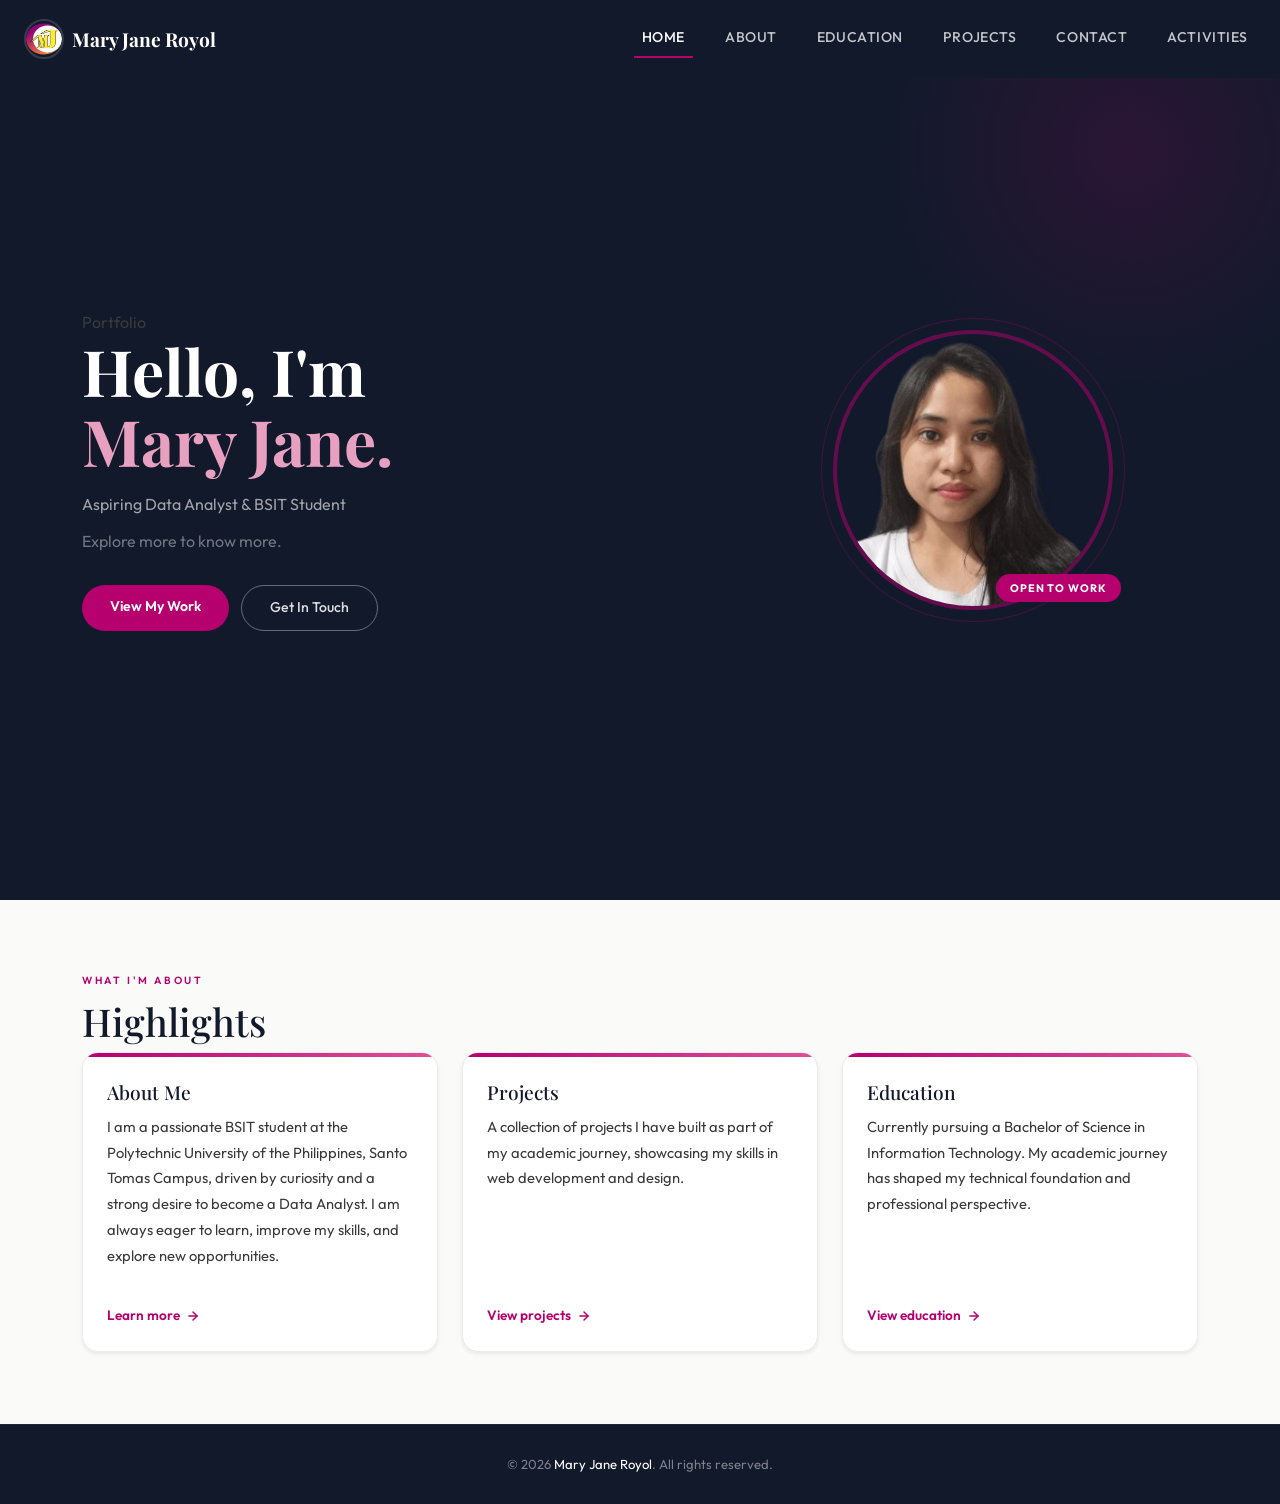
<file: index.html>
<!doctype html>
<html lang="en">
<head>
  <meta charset="utf-8">
  <meta name="viewport" content="width=device-width, initial-scale=1">
  <title>Mary Jane Royol — Portfolio</title>
  <link rel="icon" href="assets/img/Logome.svg">
  <link href="https://cdn.jsdelivr.net/npm/bootstrap@5.3.8/dist/css/bootstrap.min.css" rel="stylesheet"
    integrity="sha384-sRIl4kxILFvY47J16cr9ZwB07vP4J8+LH7qKQnuqkuIAvNWLzeN8tE5YBujZqJLB" crossorigin="anonymous">
  <link href="https://fonts.googleapis.com/css2?family=Playfair+Display:ital,wght@0,700;1,400&family=Outfit:wght@300;400;500;600;700&display=swap"
    rel="stylesheet">
  <link rel="stylesheet" href="assets/css/style.css">
</head>
<body>

  <nav class="navbar navbar-expand-lg fixed-top" id="mainNav">
    <div class="container-fluid px-4">
      <a class="navbar-brand d-flex align-items-center gap-2" href="index.html">
        <img src="assets/img/Logome.svg" width="40" height="40" alt="Logo" class="logo">
        <span class="portfolio-name">Mary Jane Royol</span>
      </a>
      <button class="navbar-toggler border-0" type="button" data-bs-toggle="collapse" data-bs-target="#navMenu"
        aria-controls="navMenu" aria-expanded="false" aria-label="Toggle navigation">
        <span class="navbar-toggler-icon"></span>
      </button>
      <div class="collapse navbar-collapse justify-content-end" id="navMenu">
        <ul class="navbar-nav gap-4">
          <li class="nav-item"><a class="nav-link active" href="index.html">Home</a></li>
          <li class="nav-item"><a class="nav-link" href="about.html">About</a></li>
          <li class="nav-item"><a class="nav-link" href="education.html">Education</a></li>
          <li class="nav-item"><a class="nav-link" href="projects.html">Projects</a></li>
          <li class="nav-item"><a class="nav-link" href="contact.html">Contact</a></li>
          <li class="nav-item"><a class="nav-link" href="activities.html">Activities</a></li>
        </ul>
      </div>
    </div>
  </nav>

  <section class="hero-section">
    <div class="container">
      <div class="row align-items-center gy-5">

        <div class="col-lg-7 text-center text-lg-start order-lg-1 order-2">
          <span class="hero-eyebrow">Portfolio</span>
          <h1 class="hero-name">Hello, I'm<br><span>Mary Jane.</span></h1>
          <p class="hero-role">Aspiring Data Analyst &amp; BSIT Student</p>
          <p class="hero-tagline">Explore more to know more.</p>
          <div class="hero-cta-group justify-content-center justify-content-lg-start">
            <a href="about.html" class="btn-primary-custom">View My Work</a>
            <a href="contact.html" class="btn-outline-custom">Get In Touch</a>
          </div>
        </div>

        <div class="col-lg-5 order-lg-2 order-1 hero-img-col">
          <div class="hero-img-frame">
            <img src="assets/img/profile.png" alt="Profile photo of Mary Jane Royol" class="hero-image">
            <span class="hero-badge">Open to Work</span>
          </div>
        </div>

      </div>
    </div>

  </section>

  <section class="py-5">
    <div class="container py-4">

      <p class="section-label">What I'm About</p>
      <h2 class="section-title">Highlights</h2>
      <div class="section-header-divider"></div>

      <div class="row g-4">

        <div class="col-lg-4 col-md-6">
          <div class="bg-white rounded-4 border border-light-subtle shadow-sm h-100 overflow-hidden d-flex flex-column">
            <div class="card-accent-bar"></div>
            <div class="p-4 d-flex flex-column flex-grow-1">
              <h3 class="card-title">About Me</h3>
              <p class="card-text flex-grow-1">I am a passionate BSIT student at the Polytechnic University of the Philippines, Santo Tomas Campus, driven by curiosity and a strong desire to become a Data Analyst. I am always eager to learn, improve my skills, and explore new opportunities.</p>
              <a href="about.html" class="card-link">
                Learn more
                <svg viewBox="0 0 24 24"><line x1="5" y1="12" x2="19" y2="12"/><polyline points="12 5 19 12 12 19"/></svg>
              </a>
            </div>
          </div>
        </div>

        <div class="col-lg-4 col-md-6">
          <div class="bg-white rounded-4 border border-light-subtle shadow-sm h-100 overflow-hidden d-flex flex-column">
            <div class="card-accent-bar"></div>
            <div class="p-4 d-flex flex-column flex-grow-1">
              <h3 class="card-title">Projects</h3>
              <p class="card-text flex-grow-1">A collection of projects I have built as part of my academic journey, showcasing my skills in web development and design.</p>
              <a href="projects.html" class="card-link">
                View projects
                <svg viewBox="0 0 24 24"><line x1="5" y1="12" x2="19" y2="12"/><polyline points="12 5 19 12 12 19"/></svg>
              </a>
            </div>
          </div>
        </div>

        <div class="col-lg-4 col-md-6">
          <div class="bg-white rounded-4 border border-light-subtle shadow-sm h-100 overflow-hidden d-flex flex-column">
            <div class="card-accent-bar"></div>
            <div class="p-4 d-flex flex-column flex-grow-1">
              <h3 class="card-title">Education</h3>
              <p class="card-text flex-grow-1">Currently pursuing a Bachelor of Science in Information Technology. My academic journey has shaped my technical foundation and professional perspective.</p>
              <a href="education.html" class="card-link">
                View education
                <svg viewBox="0 0 24 24"><line x1="5" y1="12" x2="19" y2="12"/><polyline points="12 5 19 12 12 19"/></svg>
              </a>
            </div>
          </div>
        </div>

      </div>
    </div>
  </section>

  <footer>
    &copy; 2026 <span>Mary Jane Royol</span>. All rights reserved.
  </footer>

  <script src="https://cdn.jsdelivr.net/npm/bootstrap@5.3.8/dist/js/bootstrap.bundle.min.js"
    integrity="sha384-FKyoEForCGlyvwx9Hj09JcYn3nv7wiPVlz7YYwJrWVcXK/BmnVDxM+D2scQbITxI"
    crossorigin="anonymous"></script>
  <script>
    var nav = document.getElementById('mainNav');
    window.addEventListener('scroll', function() {
      if (window.scrollY > 40) {
        nav.classList.add('scrolled');
      } else {
        nav.classList.remove('scrolled');
      }
    });
  </script>

</body>
</html>
</file>
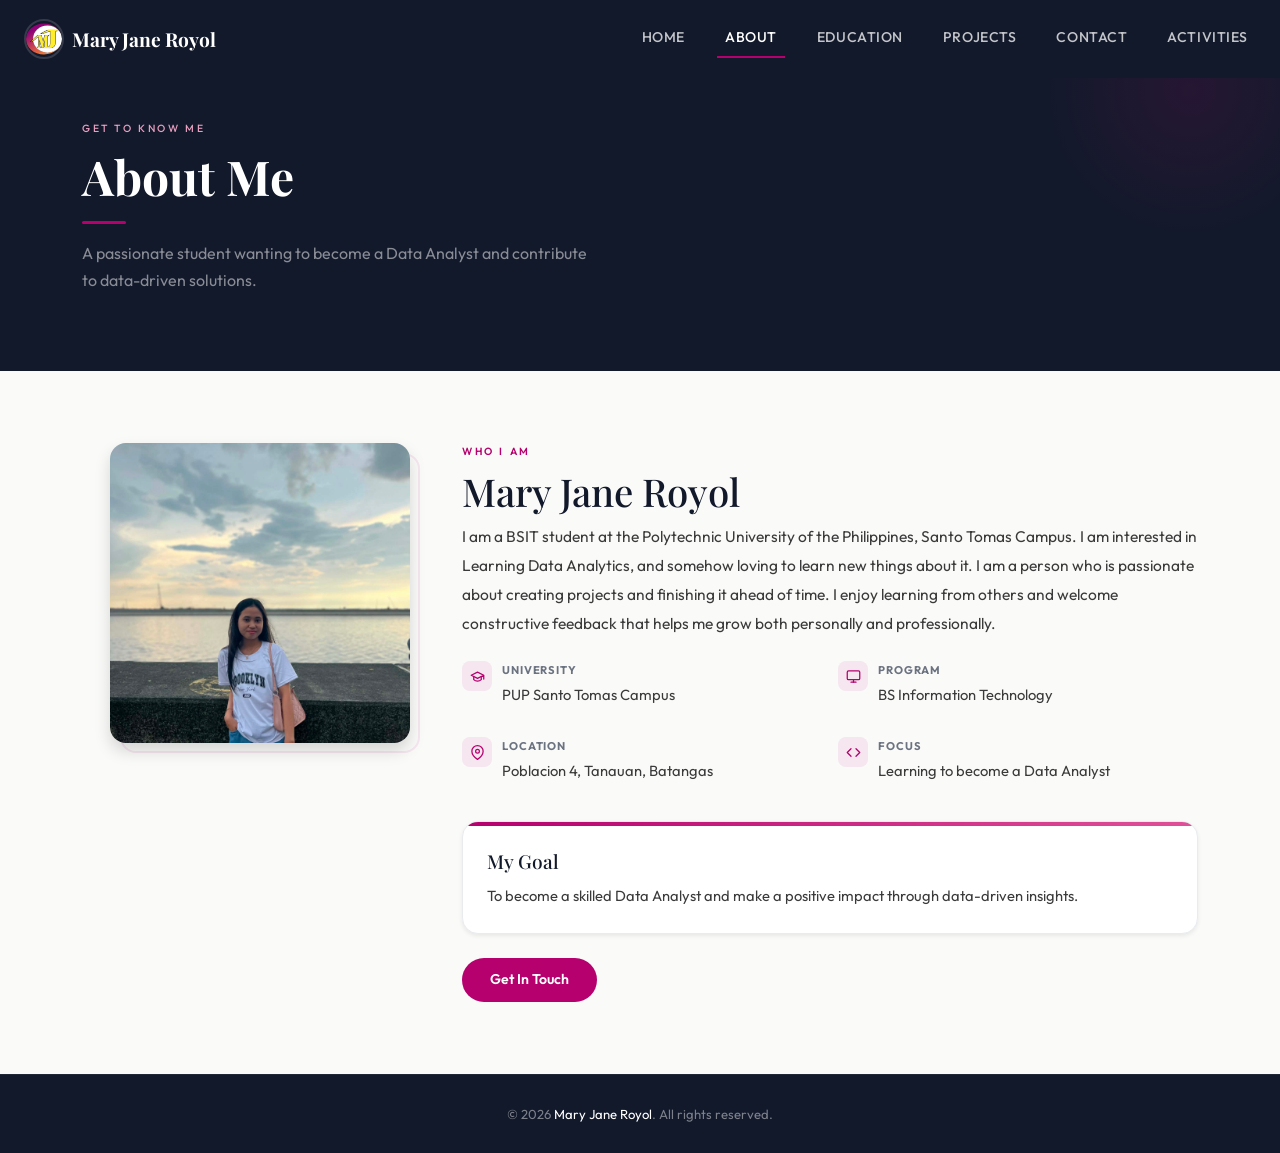
<file: about.html>
<!doctype html>
<html lang="en">
<head>
  <meta charset="utf-8">
  <meta name="viewport" content="width=device-width, initial-scale=1">
  <title>About — Mary Jane Royol</title>
  <link rel="icon" href="assets/img/Logome.svg">
  <link href="https://cdn.jsdelivr.net/npm/bootstrap@5.3.8/dist/css/bootstrap.min.css" rel="stylesheet"
    integrity="sha384-sRIl4kxILFvY47J16cr9ZwB07vP4J8+LH7qKQnuqkuIAvNWLzeN8tE5YBujZqJLB" crossorigin="anonymous">
  <link href="https://fonts.googleapis.com/css2?family=Playfair+Display:ital,wght@0,700;1,400&family=Outfit:wght@300;400;500;600;700&display=swap"
    rel="stylesheet">
  <link rel="stylesheet" href="assets/css/style.css">
</head>
<body>

  <nav class="navbar navbar-expand-lg fixed-top" id="mainNav">
    <div class="container-fluid px-4">
      <a class="navbar-brand d-flex align-items-center gap-2" href="index.html">
        <img src="assets/img/Logome.svg" width="40" height="40" alt="Logo" class="logo">
        <span class="portfolio-name">Mary Jane Royol</span>
      </a>
      <button class="navbar-toggler border-0" type="button" data-bs-toggle="collapse" data-bs-target="#navMenu"
        aria-controls="navMenu" aria-expanded="false" aria-label="Toggle navigation">
        <span class="navbar-toggler-icon"></span>
      </button>
      <div class="collapse navbar-collapse justify-content-end" id="navMenu">
        <ul class="navbar-nav gap-4">
          <li class="nav-item"><a class="nav-link" href="index.html">Home</a></li>
          <li class="nav-item"><a class="nav-link active" href="about.html">About</a></li>
          <li class="nav-item"><a class="nav-link" href="education.html">Education</a></li>
          <li class="nav-item"><a class="nav-link" href="projects.html">Projects</a></li>
          <li class="nav-item"><a class="nav-link" href="contact.html">Contact</a></li>
          <li class="nav-item"><a class="nav-link" href="activities.html">Activities</a></li>
        </ul>
      </div>
    </div>
  </nav>

  <section class="inner-page-hero">
    <div class="container">
      <p class="page-hero-label">Get to know me</p>
      <h1 class="page-hero-title">About Me</h1>
      <div class="page-divider"></div>
      <p class="page-hero-sub">A passionate student wanting to become a Data Analyst and contribute to data-driven solutions.</p>
    </div>
  </section>

  <section class="py-5">
    <div class="container py-4">
      <div class="row align-items-start gy-5">

        <div class="col-lg-4 text-center">
          <div class="about-img-wrap">
            <img src="assets/img/yayy.jpg" alt="Mary Jane Royol" class="about-img shadow">
          </div>
        </div>

        <div class="col-lg-8">
          <p class="section-label">Who I Am</p>
          <h2 class="section-title">Mary Jane Royol</h2>
          <div class="section-header-divider"></div>

          <p class="mb-4" style="font-size:0.97rem;line-height:1.85;">
            I am a BSIT student at the Polytechnic University of the Philippines, Santo Tomas Campus.
            I am interested in Learning Data Analytics, and somehow loving to learn new things about it.
            I am a person who is passionate about creating projects and finishing it ahead of time.
            I enjoy learning from others and welcome constructive feedback that helps me grow both personally and professionally.
          </p>

          <div class="row g-3 mb-4">
            <div class="col-sm-6">
              <div class="info-row">
                <div class="info-row-icon">
                  <svg viewBox="0 0 24 24"><path d="M22 10v6M2 10l10-5 10 5-10 5z"/><path d="M6 12v5c3 3 9 3 12 0v-5"/></svg>
                </div>
                <div>
                  <div class="info-row-label">University</div>
                  <div class="info-row-value">PUP Santo Tomas Campus</div>
                </div>
              </div>
            </div>
            <div class="col-sm-6">
              <div class="info-row">
                <div class="info-row-icon">
                  <svg viewBox="0 0 24 24"><rect x="2" y="3" width="20" height="14" rx="2"/><line x1="8" y1="21" x2="16" y2="21"/><line x1="12" y1="17" x2="12" y2="21"/></svg>
                </div>
                <div>
                  <div class="info-row-label">Program</div>
                  <div class="info-row-value">BS Information Technology</div>
                </div>
              </div>
            </div>
            <div class="col-sm-6">
              <div class="info-row">
                <div class="info-row-icon">
                  <svg viewBox="0 0 24 24"><path d="M21 10c0 7-9 13-9 13s-9-6-9-13a9 9 0 0 1 18 0z"/><circle cx="12" cy="10" r="3"/></svg>
                </div>
                <div>
                  <div class="info-row-label">Location</div>
                  <div class="info-row-value">Poblacion 4, Tanauan, Batangas</div>
                </div>
              </div>
            </div>
            <div class="col-sm-6">
              <div class="info-row">
                <div class="info-row-icon">
                  <svg viewBox="0 0 24 24"><polyline points="16 18 22 12 16 6"/><polyline points="8 6 2 12 8 18"/></svg>
                </div>
                <div>
                  <div class="info-row-label">Focus</div>
                  <div class="info-row-value">Learning to become a Data Analyst</div>
                </div>
              </div>
            </div>
          </div>

          <div class="bg-white rounded-4 border border-light-subtle shadow-sm overflow-hidden">
            <div class="card-accent-bar"></div>
            <div class="p-4">
              <h4 class="card-title">My Goal</h4>
              <p class="card-text mb-0">To become a skilled Data Analyst and make a positive impact through data-driven insights.</p>
            </div>
          </div>

          <div class="mt-4">
            <a href="contact.html" class="btn-primary-custom">Get In Touch</a>
          </div>
        </div>

      </div>
    </div>
  </section>

  <footer>
    &copy; 2026 <span>Mary Jane Royol</span>. All rights reserved.
  </footer>

  <script src="https://cdn.jsdelivr.net/npm/bootstrap@5.3.8/dist/js/bootstrap.bundle.min.js"
    integrity="sha384-FKyoEForCGlyvwx9Hj09JcYn3nv7wiPVlz7YYwJrWVcXK/BmnVDxM+D2scQbITxI"
    crossorigin="anonymous"></script>
  <script>
    var nav = document.getElementById('mainNav');
    window.addEventListener('scroll', function() {
      if (window.scrollY > 40) {
        nav.classList.add('scrolled');
      } else {
        nav.classList.remove('scrolled');
      }
    });
  </script>

</body>
</html>
</file>
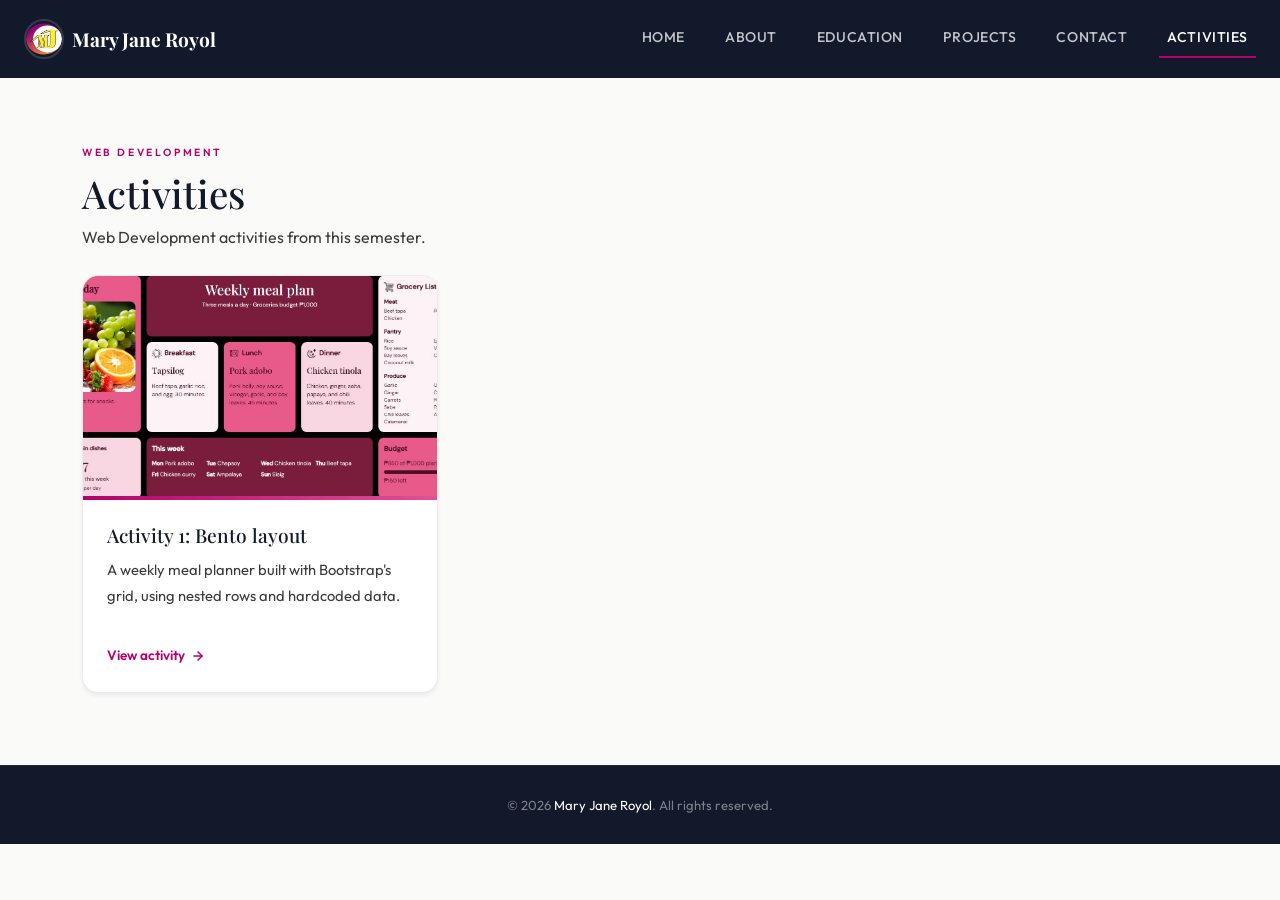
<file: activities.html>
<!doctype html>
<html lang="en">

<head>
    <meta charset="utf-8">
    <meta name="viewport" content="width=device-width, initial-scale=1">
    <title>Activities — Mary Jane Royol</title>
    <link rel="icon" href="assets/img/Logome.svg">
    <link href="https://cdn.jsdelivr.net/npm/bootstrap@5.3.8/dist/css/bootstrap.min.css" rel="stylesheet"
        integrity="sha384-sRIl4kxILFvY47J16cr9ZwB07vP4J8+LH7qKQnuqkuIAvNWLzeN8tE5YBujZqJLB" crossorigin="anonymous">
    <link
        href="https://fonts.googleapis.com/css2?family=Playfair+Display:ital,wght@0,700;1,400&family=Outfit:wght@300;400;500;600;700&display=swap"
        rel="stylesheet">
    <link rel="stylesheet" href="assets/css/style.css">
</head>

<body>

    <nav class="navbar navbar-expand-lg fixed-top" id="mainNav">
        <div class="container-fluid px-4">
            <a class="navbar-brand d-flex align-items-center gap-2" href="index.html">
                <img src="assets/img/Logome.svg" width="40" height="40" alt="Logo" class="logo">
                <span class="portfolio-name">Mary Jane Royol</span>
            </a>
            <button class="navbar-toggler border-0" type="button" data-bs-toggle="collapse" data-bs-target="#navMenu"
                aria-controls="navMenu" aria-expanded="false" aria-label="Toggle navigation">
                <span class="navbar-toggler-icon"></span>
            </button>
            <div class="collapse navbar-collapse justify-content-end" id="navMenu">
                <ul class="navbar-nav gap-4">
                    <li class="nav-item"><a class="nav-link" href="index.html">Home</a></li>
                    <li class="nav-item"><a class="nav-link" href="about.html">About</a></li>
                    <li class="nav-item"><a class="nav-link" href="education.html">Education</a></li>
                    <li class="nav-item"><a class="nav-link" href="projects.html">Projects</a></li>
                    <li class="nav-item"><a class="nav-link" href="contact.html">Contact</a></li>
                    <li class="nav-item"><a class="nav-link active" href="activities.html">Activities</a></li>
                </ul>
            </div>
        </div>
    </nav>

    <section class="pb-5" id="activities" style="padding-top: 120px;">
        <div class="container py-4">

            <p class="section-label">Web Development</p>
            <h2 class="section-title">Activities</h2>
            <div class="section-header-divider"></div>
            <p class="mb-4">Web Development activities from this semester.</p>

            <div class="row g-4">

                <div class="col-lg-4 col-md-6">
                    <div
                        class="bg-white rounded-4 border border-light-subtle shadow-sm h-100 overflow-hidden d-flex flex-column">
                        <img src="assets/img/bento_layout.jpg" alt="Weekly meal plan bento layout" class="w-100"
                            style="height: 220px; object-fit: cover;">
                        <div class="card-accent-bar"></div>
                        <div class="p-4 d-flex flex-column flex-grow-1">
                            <h3 class="card-title">Activity 1: Bento layout</h3>
                            <p class="card-text flex-grow-1">A weekly meal planner built with Bootstrap's grid, using
                                nested rows and hardcoded data.</p>
                            <a href="https://skibijy.github.io/acad_activities/bento_layout/" class="card-link">
                                View activity
                                <svg viewBox="0 0 24 24">
                                    <line x1="5" y1="12" x2="19" y2="12" />
                                    <polyline points="12 5 19 12 12 19" />
                                </svg>
                            </a>
                        </div>
                    </div>
                </div>
            </div>

        </div>
    </section>

    <footer>
        &copy; 2026 <span>Mary Jane Royol</span>. All rights reserved.
    </footer>

    <script src="https://cdn.jsdelivr.net/npm/bootstrap@5.3.8/dist/js/bootstrap.bundle.min.js"
        integrity="sha384-FKyoEForCGlyvwx9Hj09JcYn3nv7wiPVlz7YYwJrWVcXK/BmnVDxM+D2scQbITxI"
        crossorigin="anonymous"></script>
    <script>
        var nav = document.getElementById('mainNav');
        window.addEventListener('scroll', function () {
            if (window.scrollY > 40) {
                nav.classList.add('scrolled');
            } else {
                nav.classList.remove('scrolled');
            }
        });
    </script>

</body>

</html>
</file>
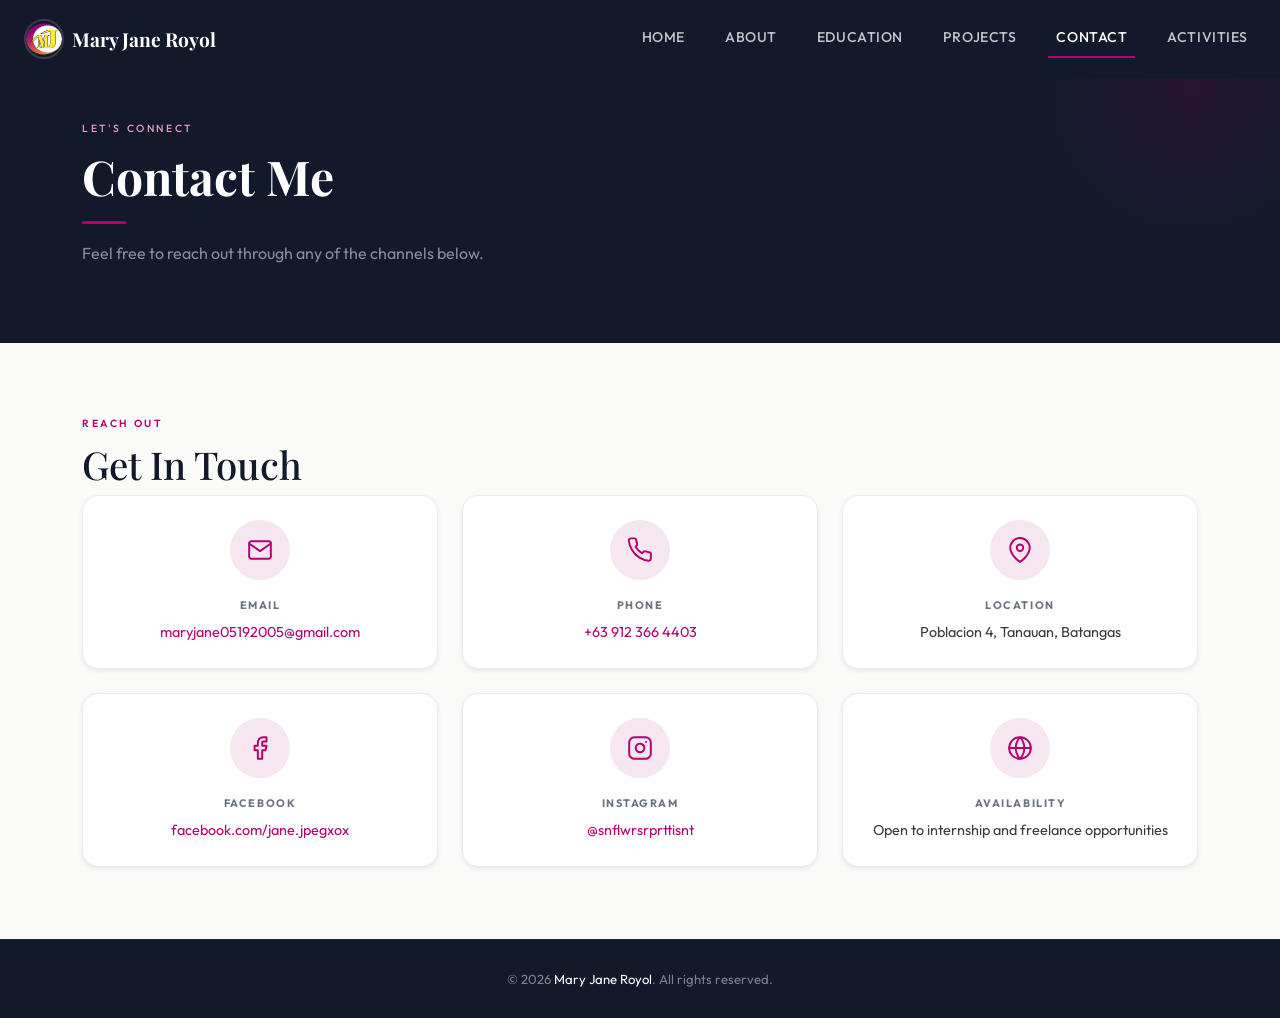
<file: contact.html>
<!doctype html>
<html lang="en">
<head>
  <meta charset="utf-8">
  <meta name="viewport" content="width=device-width, initial-scale=1">
  <title>Contact — Mary Jane Royol</title>
  <link rel="icon" href="assets/img/Logome.svg">
  <link href="https://cdn.jsdelivr.net/npm/bootstrap@5.3.8/dist/css/bootstrap.min.css" rel="stylesheet"
    integrity="sha384-sRIl4kxILFvY47J16cr9ZwB07vP4J8+LH7qKQnuqkuIAvNWLzeN8tE5YBujZqJLB" crossorigin="anonymous">
  <link href="https://fonts.googleapis.com/css2?family=Playfair+Display:ital,wght@0,700;1,400&family=Outfit:wght@300;400;500;600;700&display=swap"
    rel="stylesheet">
  <link rel="stylesheet" href="assets/css/style.css">
</head>
<body>

  <nav class="navbar navbar-expand-lg fixed-top" id="mainNav">
    <div class="container-fluid px-4">
      <a class="navbar-brand d-flex align-items-center gap-2" href="index.html">
        <img src="assets/img/Logome.svg" width="40" height="40" alt="Logo" class="logo">
        <span class="portfolio-name">Mary Jane Royol</span>
      </a>
      <button class="navbar-toggler border-0" type="button" data-bs-toggle="collapse" data-bs-target="#navMenu"
        aria-controls="navMenu" aria-expanded="false" aria-label="Toggle navigation">
        <span class="navbar-toggler-icon"></span>
      </button>
      <div class="collapse navbar-collapse justify-content-end" id="navMenu">
        <ul class="navbar-nav gap-4">
          <li class="nav-item"><a class="nav-link" href="index.html">Home</a></li>
          <li class="nav-item"><a class="nav-link" href="about.html">About</a></li>
          <li class="nav-item"><a class="nav-link" href="education.html">Education</a></li>
          <li class="nav-item"><a class="nav-link" href="projects.html">Projects</a></li>
          <li class="nav-item"><a class="nav-link active" href="contact.html">Contact</a></li>
          <li class="nav-item"><a class="nav-link" href="activities.html">Activities</a></li>
        </ul>
      </div>
    </div>
  </nav>

  <section class="inner-page-hero">
    <div class="container">
      <p class="page-hero-label">Let's Connect</p>
      <h1 class="page-hero-title">Contact Me</h1>
      <div class="page-divider"></div>
      <p class="page-hero-sub">Feel free to reach out through any of the channels below.</p>
    </div>
  </section>

  <section class="py-5">
    <div class="container py-4">

      <p class="section-label">Reach Out</p>
      <h2 class="section-title">Get In Touch</h2>
      <div class="section-header-divider"></div>

      <div class="row g-4 justify-content-center">

        <div class="col-lg-4 col-md-6">
          <a href="mailto:maryjane05192005@gmail.com" class="text-decoration-none d-block h-100">
            <div class="contact-detail-card bg-white rounded-4 border border-light-subtle shadow-sm text-center p-4 h-100">
              <div class="d-flex align-items-center justify-content-center rounded-circle mx-auto mb-3" style="width:60px;height:60px;background-color:var(--accent-light);">
                <svg width="26" height="26" fill="none" stroke="var(--accent)" stroke-width="1.8" stroke-linecap="round" stroke-linejoin="round" viewBox="0 0 24 24"><path d="M4 4h16c1.1 0 2 .9 2 2v12c0 1.1-.9 2-2 2H4c-1.1 0-2-.9-2-2V6c0-1.1.9-2 2-2z"/><polyline points="22,6 12,13 2,6"/></svg>
              </div>
              <div class="contact-detail-label">Email</div>
              <div class="contact-detail-value">maryjane05192005@gmail.com</div>
            </div>
          </a>
        </div>

        <div class="col-lg-4 col-md-6">
          <a href="tel:+639123664403" class="text-decoration-none d-block h-100">
            <div class="contact-detail-card bg-white rounded-4 border border-light-subtle shadow-sm text-center p-4 h-100">
              <div class="d-flex align-items-center justify-content-center rounded-circle mx-auto mb-3" style="width:60px;height:60px;background-color:var(--accent-light);">
                <svg width="26" height="26" fill="none" stroke="var(--accent)" stroke-width="1.8" stroke-linecap="round" stroke-linejoin="round" viewBox="0 0 24 24"><path d="M22 16.92v3a2 2 0 0 1-2.18 2 19.79 19.79 0 0 1-8.63-3.07A19.5 19.5 0 0 1 4.69 12 19.79 19.79 0 0 1 1.61 3.47 2 2 0 0 1 3.59 1.27h3a2 2 0 0 1 2 1.72c.127.96.361 1.903.7 2.81a2 2 0 0 1-.45 2.11L7.91 8.91a16 16 0 0 0 6.06 6.06l1.21-1.21a2 2 0 0 1 2.11-.45c.907.339 1.85.573 2.81.7A2 2 0 0 1 22 16.92z"/></svg>
              </div>
              <div class="contact-detail-label">Phone</div>
              <div class="contact-detail-value">+63 912 366 4403</div>
            </div>
          </a>
        </div>

        <div class="col-lg-4 col-md-6">
          <div class="contact-detail-card bg-white rounded-4 border border-light-subtle shadow-sm text-center p-4 h-100">
            <div class="d-flex align-items-center justify-content-center rounded-circle mx-auto mb-3" style="width:60px;height:60px;background-color:var(--accent-light);">
              <svg width="26" height="26" fill="none" stroke="var(--accent)" stroke-width="1.8" stroke-linecap="round" stroke-linejoin="round" viewBox="0 0 24 24"><path d="M21 10c0 7-9 13-9 13s-9-6-9-13a9 9 0 0 1 18 0z"/><circle cx="12" cy="10" r="3"/></svg>
            </div>
            <div class="contact-detail-label">Location</div>
            <div class="contact-detail-value">Poblacion 4, Tanauan, Batangas</div>
          </div>
        </div>

        <div class="col-lg-4 col-md-6">
          <a href="https://facebook.com/jane.jpegxox" target="_blank" class="text-decoration-none d-block h-100">
            <div class="contact-detail-card bg-white rounded-4 border border-light-subtle shadow-sm text-center p-4 h-100">
              <div class="d-flex align-items-center justify-content-center rounded-circle mx-auto mb-3" style="width:60px;height:60px;background-color:var(--accent-light);">
                <svg width="26" height="26" fill="none" stroke="var(--accent)" stroke-width="1.8" stroke-linecap="round" stroke-linejoin="round" viewBox="0 0 24 24"><path d="M18 2h-3a5 5 0 0 0-5 5v3H7v4h3v8h4v-8h3l1-4h-4V7a1 1 0 0 1 1-1h3z"/></svg>
              </div>
              <div class="contact-detail-label">Facebook</div>
              <div class="contact-detail-value">facebook.com/jane.jpegxox</div>
            </div>
          </a>
        </div>

        <div class="col-lg-4 col-md-6">
          <a href="https://www.instagram.com/snflwrsrprttisnt" target="_blank" class="text-decoration-none d-block h-100">
            <div class="contact-detail-card bg-white rounded-4 border border-light-subtle shadow-sm text-center p-4 h-100">
              <div class="d-flex align-items-center justify-content-center rounded-circle mx-auto mb-3" style="width:60px;height:60px;background-color:var(--accent-light);">
                <svg width="26" height="26" fill="none" stroke="var(--accent)" stroke-width="1.8" stroke-linecap="round" stroke-linejoin="round" viewBox="0 0 24 24"><rect x="2" y="2" width="20" height="20" rx="5" ry="5"/><path d="M16 11.37A4 4 0 1 1 12.63 8 4 4 0 0 1 16 11.37z"/><line x1="17.5" y1="6.5" x2="17.51" y2="6.5"/></svg>
              </div>
              <div class="contact-detail-label">Instagram</div>
              <div class="contact-detail-value">@snflwrsrprttisnt</div>
            </div>
          </a>
        </div>

        <div class="col-lg-4 col-md-6">
          <div class="contact-detail-card bg-white rounded-4 border border-light-subtle shadow-sm text-center p-4 h-100">
            <div class="d-flex align-items-center justify-content-center rounded-circle mx-auto mb-3" style="width:60px;height:60px;background-color:var(--accent-light);">
              <svg width="26" height="26" fill="none" stroke="var(--accent)" stroke-width="1.8" stroke-linecap="round" stroke-linejoin="round" viewBox="0 0 24 24"><circle cx="12" cy="12" r="10"/><line x1="2" y1="12" x2="22" y2="12"/><path d="M12 2a15.3 15.3 0 0 1 4 10 15.3 15.3 0 0 1-4 10 15.3 15.3 0 0 1-4-10 15.3 15.3 0 0 1 4-10z"/></svg>
            </div>
            <div class="contact-detail-label">Availability</div>
            <div class="contact-detail-value">Open to internship and freelance opportunities</div>
          </div>
        </div>

      </div>
    </div>
  </section>

  <footer>
    &copy; 2026 <span>Mary Jane Royol</span>. All rights reserved.
  </footer>

  <script src="https://cdn.jsdelivr.net/npm/bootstrap@5.3.8/dist/js/bootstrap.bundle.min.js"
    integrity="sha384-FKyoEForCGlyvwx9Hj09JcYn3nv7wiPVlz7YYwJrWVcXK/BmnVDxM+D2scQbITxI"
    crossorigin="anonymous"></script>
  <script>
    var nav = document.getElementById('mainNav');
    window.addEventListener('scroll', function() {
      if (window.scrollY > 40) {
        nav.classList.add('scrolled');
      } else {
        nav.classList.remove('scrolled');
      }
    });
  </script>

</body>
</html>
</file>
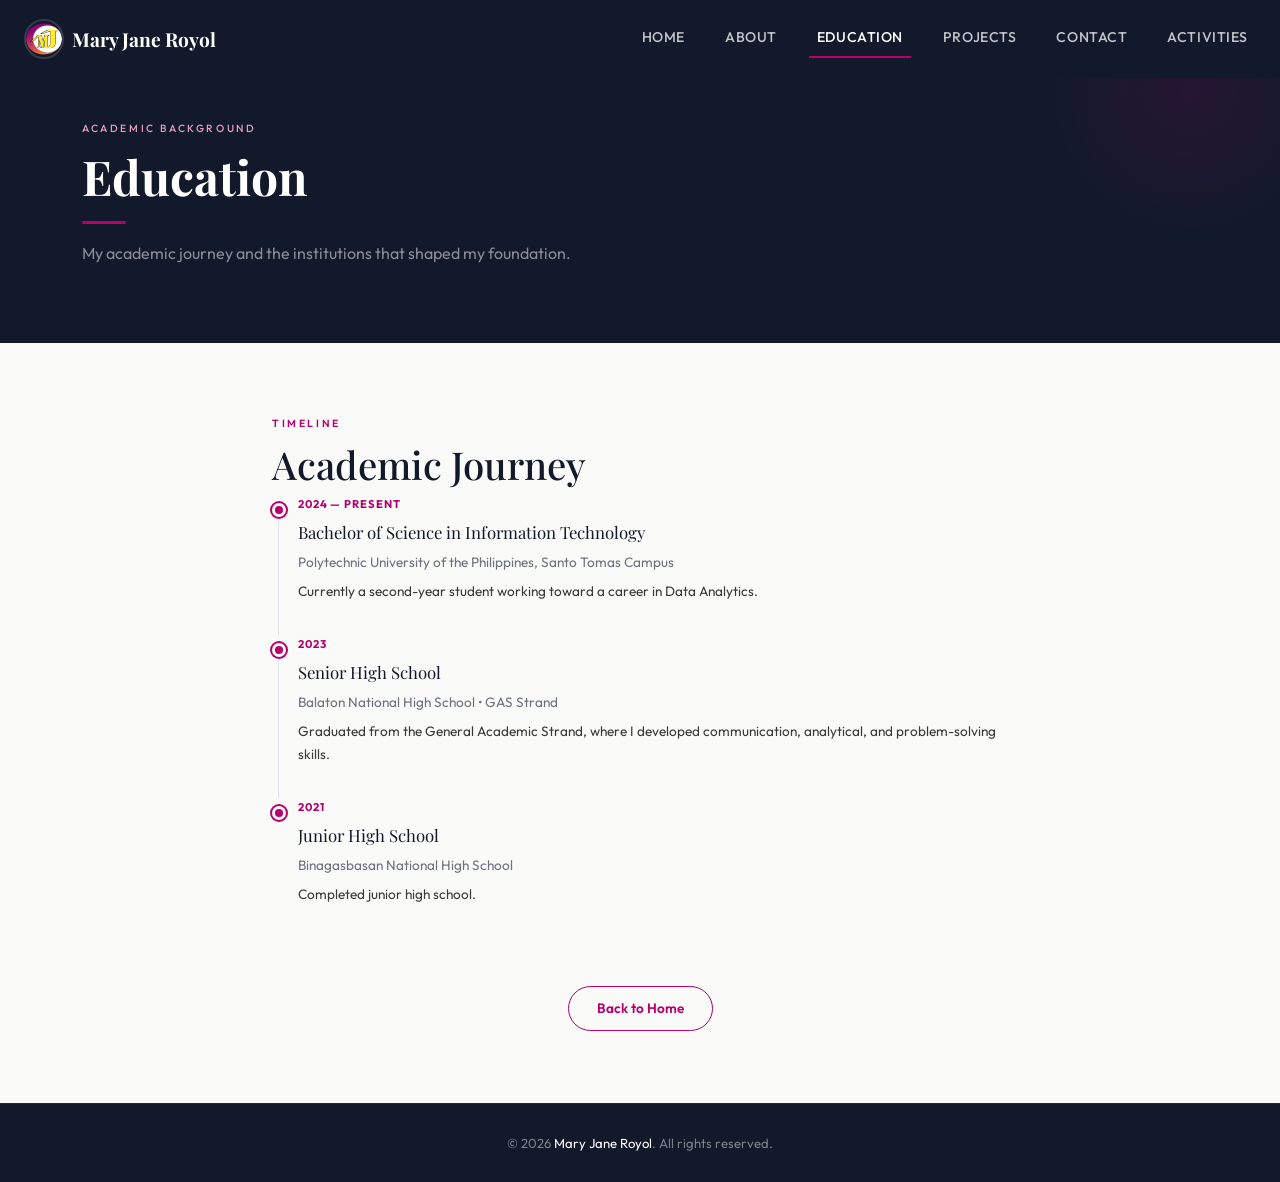
<file: education.html>
<!doctype html>
<html lang="en">
<head>
  <meta charset="utf-8">
  <meta name="viewport" content="width=device-width, initial-scale=1">
  <title>Education — Mary Jane Royol</title>
  <link rel="icon" href="assets/img/Logome.svg">
  <link href="https://cdn.jsdelivr.net/npm/bootstrap@5.3.8/dist/css/bootstrap.min.css" rel="stylesheet"
    integrity="sha384-sRIl4kxILFvY47J16cr9ZwB07vP4J8+LH7qKQnuqkuIAvNWLzeN8tE5YBujZqJLB" crossorigin="anonymous">
  <link href="https://fonts.googleapis.com/css2?family=Playfair+Display:ital,wght@0,700;1,400&family=Outfit:wght@300;400;500;600;700&display=swap"
    rel="stylesheet">
  <link rel="stylesheet" href="assets/css/style.css">
</head>
<body>

  <nav class="navbar navbar-expand-lg fixed-top" id="mainNav">
    <div class="container-fluid px-4">
      <a class="navbar-brand d-flex align-items-center gap-2" href="index.html">
        <img src="assets/img/Logome.svg" width="40" height="40" alt="Logo" class="logo">
        <span class="portfolio-name">Mary Jane Royol</span>
      </a>
      <button class="navbar-toggler border-0" type="button" data-bs-toggle="collapse" data-bs-target="#navMenu"
        aria-controls="navMenu" aria-expanded="false" aria-label="Toggle navigation">
        <span class="navbar-toggler-icon"></span>
      </button>
      <div class="collapse navbar-collapse justify-content-end" id="navMenu">
        <ul class="navbar-nav gap-4">
          <li class="nav-item"><a class="nav-link" href="index.html">Home</a></li>
          <li class="nav-item"><a class="nav-link" href="about.html">About</a></li>
          <li class="nav-item"><a class="nav-link active" href="education.html">Education</a></li>
          <li class="nav-item"><a class="nav-link" href="projects.html">Projects</a></li>
          <li class="nav-item"><a class="nav-link" href="contact.html">Contact</a></li>
          <li class="nav-item"><a class="nav-link" href="activities.html">Activities</a></li>
        </ul>
      </div>
    </div>
  </nav>

  <section class="inner-page-hero">
    <div class="container">
      <p class="page-hero-label">Academic Background</p>
      <h1 class="page-hero-title">Education</h1>
      <div class="page-divider"></div>
      <p class="page-hero-sub">My academic journey and the institutions that shaped my foundation.</p>
    </div>
  </section>

  <section class="py-5">
    <div class="container py-4">
      <div class="row justify-content-center">
        <div class="col-lg-8">

          <p class="section-label">Timeline</p>
          <h2 class="section-title">Academic Journey</h2>
          <div class="section-header-divider"></div>

          <div class="timeline-item">
            <div class="timeline-dot"></div>
            <div class="timeline-period">2024 — Present</div>
            <div class="timeline-title">Bachelor of Science in Information Technology</div>
            <div class="timeline-sub">Polytechnic University of the Philippines, Santo Tomas Campus</div>
            <div class="timeline-desc">Currently a second-year student working toward a career in Data Analytics.</div>
          </div>

          <div class="timeline-item">
            <div class="timeline-dot"></div>
            <div class="timeline-period">2023</div>
            <div class="timeline-title">Senior High School</div>
            <div class="timeline-sub">Balaton National High School &bull; GAS Strand</div>
            <div class="timeline-desc">Graduated from the General Academic Strand, where I developed communication, analytical, and problem-solving skills.</div>
          </div>

          <div class="timeline-item">
            <div class="timeline-dot"></div>
            <div class="timeline-period">2021</div>
            <div class="timeline-title">Junior High School</div>
            <div class="timeline-sub">Binagasbasan National High School</div>
            <div class="timeline-desc">Completed junior high school.</div>
          </div>

        </div>
      </div>

      <div class="text-center mt-5">
        <a href="index.html" class="btn-accent-outline">Back to Home</a>
      </div>
    </div>
  </section>

  <footer>
    &copy; 2026 <span>Mary Jane Royol</span>. All rights reserved.
  </footer>

  <script src="https://cdn.jsdelivr.net/npm/bootstrap@5.3.8/dist/js/bootstrap.bundle.min.js"
    integrity="sha384-FKyoEForCGlyvwx9Hj09JcYn3nv7wiPVlz7YYwJrWVcXK/BmnVDxM+D2scQbITxI"
    crossorigin="anonymous"></script>
  <script>
    var nav = document.getElementById('mainNav');
    window.addEventListener('scroll', function() {
      if (window.scrollY > 40) {
        nav.classList.add('scrolled');
      } else {
        nav.classList.remove('scrolled');
      }
    });
  </script>

</body>
</html>
</file>
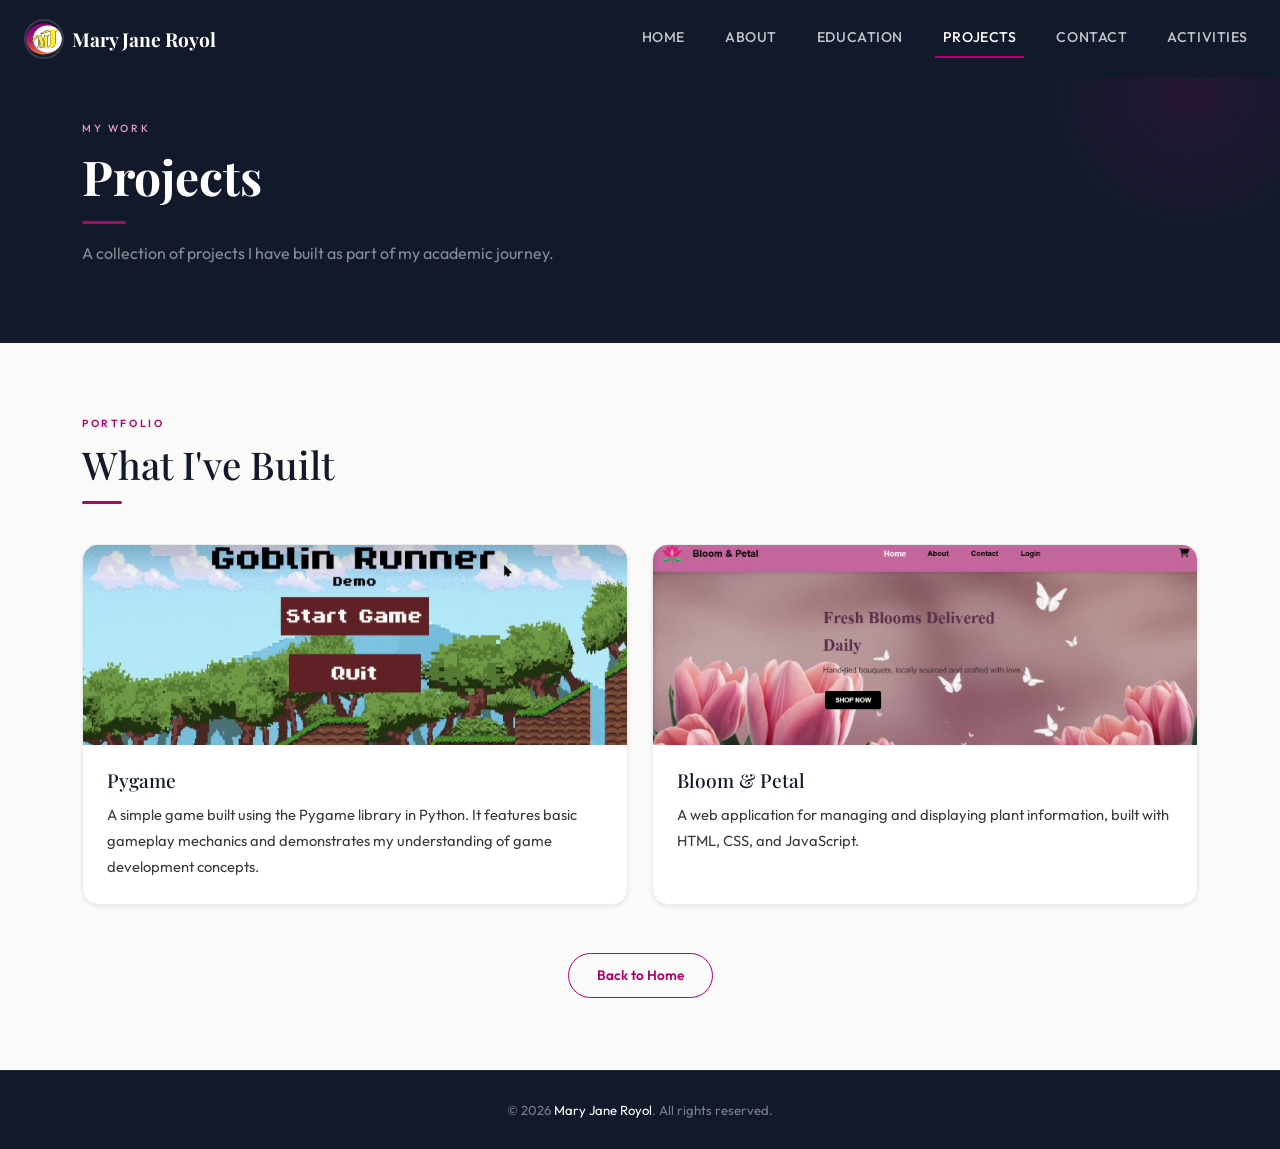
<file: projects.html>
<!doctype html>
<html lang="en">
<head>
  <meta charset="utf-8">
  <meta name="viewport" content="width=device-width, initial-scale=1">
  <title>Projects — Mary Jane Royol</title>
  <link rel="icon" href="assets/img/Logome.svg">
  <link href="https://cdn.jsdelivr.net/npm/bootstrap@5.3.8/dist/css/bootstrap.min.css" rel="stylesheet"
    integrity="sha384-sRIl4kxILFvY47J16cr9ZwB07vP4J8+LH7qKQnuqkuIAvNWLzeN8tE5YBujZqJLB" crossorigin="anonymous">
  <link href="https://fonts.googleapis.com/css2?family=Playfair+Display:ital,wght@0,700;1,400&family=Outfit:wght@300;400;500;600;700&display=swap"
    rel="stylesheet">
  <link rel="stylesheet" href="assets/css/style.css">
</head>
<body>

  <nav class="navbar navbar-expand-lg fixed-top" id="mainNav">
    <div class="container-fluid px-4">
      <a class="navbar-brand d-flex align-items-center gap-2" href="index.html">
        <img src="assets/img/Logome.svg" width="40" height="40" alt="Logo" class="logo">
        <span class="portfolio-name">Mary Jane Royol</span>
      </a>
      <button class="navbar-toggler border-0" type="button" data-bs-toggle="collapse" data-bs-target="#navMenu"
        aria-controls="navMenu" aria-expanded="false" aria-label="Toggle navigation">
        <span class="navbar-toggler-icon"></span>
      </button>
      <div class="collapse navbar-collapse justify-content-end" id="navMenu">
        <ul class="navbar-nav gap-4">
          <li class="nav-item"><a class="nav-link" href="index.html">Home</a></li>
          <li class="nav-item"><a class="nav-link" href="about.html">About</a></li>
          <li class="nav-item"><a class="nav-link" href="education.html">Education</a></li>
          <li class="nav-item"><a class="nav-link active" href="projects.html">Projects</a></li>
          <li class="nav-item"><a class="nav-link" href="contact.html">Contact</a></li>
          <li class="nav-item"><a class="nav-link" href="activities.html">Activities</a></li>
        </ul>
      </div>
    </div>
  </nav>

  <section class="inner-page-hero">
    <div class="container">
      <p class="page-hero-label">My Work</p>
      <h1 class="page-hero-title">Projects</h1>
      <div class="page-divider"></div>
      <p class="page-hero-sub">A collection of projects I have built as part of my academic journey.</p>
    </div>
  </section>

  <section class="py-5">
    <div class="container py-4">

      <p class="section-label">Portfolio</p>
      <h2 class="section-title">What I've Built</h2>
      <div class="section-divider"></div>

      <div class="row g-4 justify-content-center">

        <div class="col-lg-6 col-md-10">
          <div class="bg-white rounded-4 border border-light-subtle shadow-sm overflow-hidden h-100">
            <img src="assets/img/pygame.png" alt="Project 1" class="project-img">
            <div class="p-4">
              <h3 class="card-title">Pygame</h3>
              <p class="card-text">A simple game built using the Pygame library in Python. It features basic gameplay mechanics and demonstrates my understanding of game development concepts.</p>
            </div>
          </div>
        </div>

        <div class="col-lg-6 col-md-10">
          <div class="bg-white rounded-4 border border-light-subtle shadow-sm overflow-hidden h-100">
            <img src="assets/img/website.jpg" alt="Project 2" class="project-img">
            <div class="p-4">
              <h3 class="card-title">Bloom & Petal</h3>
              <p class="card-text">A web application for managing and displaying plant information, built with HTML, CSS, and JavaScript.</p>
            </div>
          </div>
        </div>

      </div>

      <div class="text-center mt-5">
        <a href="index.html" class="btn-accent-outline">Back to Home</a>
      </div>

    </div>
  </section>

  <footer>
    &copy; 2026 <span>Mary Jane Royol</span>. All rights reserved.
  </footer>

  <script src="https://cdn.jsdelivr.net/npm/bootstrap@5.3.8/dist/js/bootstrap.bundle.min.js"
    integrity="sha384-FKyoEForCGlyvwx9Hj09JcYn3nv7wiPVlz7YYwJrWVcXK/BmnVDxM+D2scQbITxI"
    crossorigin="anonymous"></script>
  <script>
    var nav = document.getElementById('mainNav');
    window.addEventListener('scroll', function() {
      if (window.scrollY > 40) {
        nav.classList.add('scrolled');
      } else {
        nav.classList.remove('scrolled');
      }
    });
  </script>

</body>
</html>
</file>
<file: assets/css/style.css>
:root {
  --accent: #b5006e;
  --accent-light: #f5e6ef;
  --accent-mid: #e8a0c0;
  --navy: #12192b;
  --off-white: #fafaf8;
  --white: #ffffff;
  --text-body: #3a3a3a;
  --text-muted: #6b7280;
}

html {
  scroll-behavior: smooth;
}

body {
  font-family: 'Outfit', sans-serif;
  background-color: var(--off-white);
  color: var(--text-body);
  line-height: 1.7;
}

#mainNav {
  background-color: var(--navy);
  padding: 14px 0;
  transition: box-shadow 0.3s;
}

#mainNav.scrolled {
  box-shadow: 0 2px 20px rgba(0,0,0,0.2);
}

.portfolio-name {
  font-family: 'Playfair Display', serif;
  font-size: 1.2rem;
  font-weight: 700;
  color: var(--white);
}

.navbar-brand:hover .portfolio-name {
  color: var(--accent-mid);
}

.logo {
  border-radius: 50%;
  border: 2px solid rgba(255,255,255,0.15);
}

.navbar-nav .nav-link {
  font-size: 0.88rem;
  font-weight: 500;
  color: rgba(255,255,255,0.75);
  padding: 6px 2px;
  letter-spacing: 0.04em;
  text-transform: uppercase;
  border-bottom: 2px solid transparent;
  transition: color 0.2s, border-color 0.2s;
}

.navbar-nav .nav-link:hover,
.navbar-nav .nav-link.active {
  color: var(--white);
  border-bottom-color: var(--accent);
}

.navbar-toggler-icon {
  filter: invert(1);
}

.hero-section {
  background-color: var(--navy);
  min-height: 100vh;
  display: flex;
  align-items: center;
  padding: 100px 0 60px;
  position: relative;
  overflow: hidden;
}

.hero-section::before {
  content: '';
  position: absolute;
  top: -100px;
  right: -100px;
  width: 500px;
  height: 500px;
  background: radial-gradient(circle, rgba(181,0,110,0.15) 0%, transparent 70%);
  pointer-events: none;
  border-radius: 50%;
}

.hero-name {
  font-family: 'Playfair Display', serif;
  font-size: clamp(2.5rem, 6vw, 4rem);
  font-weight: 700;
  color: var(--white);
  line-height: 1.1;
  margin-bottom: 14px;
}

.hero-name span {
  color: var(--accent-mid);
}

.hero-role {
  color: rgba(255,255,255,0.6);
  margin-bottom: 10px;
}

.hero-tagline {
  color: rgba(255,255,255,0.4);
  margin-bottom: 30px;
}

.hero-img-frame {
  position: relative;
  display: inline-block;
}

.hero-img-frame::before {
  content: '';
  position: absolute;
  inset: -12px;
  border: 1.5px solid rgba(181,0,110,0.3);
  border-radius: 50%;
}

.hero-image {
  width: 280px;
  height: 280px;
  object-fit: cover;
  border-radius: 50%;
  border: 4px solid rgba(181,0,110,0.5);
  display: block;
  position: relative;
  z-index: 1;
}

.hero-badge {
  position: absolute;
  bottom: 8px;
  right: -8px;
  background: var(--accent);
  color: var(--white);
  border-radius: 50px;
  padding: 5px 14px;
  font-size: 0.68rem;
  font-weight: 700;
  letter-spacing: 0.08em;
  text-transform: uppercase;
  z-index: 2;
}

.hero-cta-group {
  display: flex;
  gap: 12px;
  flex-wrap: wrap;
}

.hero-img-col {
  display: flex;
  justify-content: center;
  align-items: center;
}

.inner-page-hero {
  background-color: var(--navy);
  padding: 120px 0 60px;
  position: relative;
  overflow: hidden;
}

.inner-page-hero::before {
  content: '';
  position: absolute;
  top: -60px;
  right: -60px;
  width: 300px;
  height: 300px;
  background: radial-gradient(circle, rgba(181,0,110,0.12) 0%, transparent 70%);
  pointer-events: none;
  border-radius: 50%;
}

.page-hero-label {
  font-size: 0.65rem;
  letter-spacing: 0.25em;
  text-transform: uppercase;
  color: var(--accent-mid);
  margin-bottom: 10px;
  font-weight: 500;
}

.page-hero-title {
  font-family: 'Playfair Display', serif;
  font-size: clamp(2rem, 5vw, 3rem);
  font-weight: 700;
  color: var(--white);
  margin-bottom: 14px;
}

.page-hero-sub {
  color: rgba(255,255,255,0.5);
  max-width: 520px;
}

.page-divider {
  width: 44px;
  height: 3px;
  background: var(--accent);
  border-radius: 4px;
  margin: 16px 0;
}

.section-label {
  font-size: 0.65rem;
  letter-spacing: 0.25em;
  text-transform: uppercase;
  color: var(--accent);
  font-weight: 600;
  margin-bottom: 8px;
}

.section-title {
  font-family: 'Playfair Display', serif;
  font-size: clamp(1.6rem, 4vw, 2.4rem);
  color: var(--navy);
}

.section-divider {
  width: 40px;
  height: 3px;
  background: var(--accent);
  border-radius: 4px;
  margin: 14px 0 40px;
}

.card-accent-bar {
  height: 4px;
  background: linear-gradient(90deg, var(--accent), #e05098);
}

.card-title {
  font-family: 'Playfair Display', serif;
  font-size: 1.2rem;
  color: var(--navy);
  margin-bottom: 10px;
}

.card-text {
  font-size: 0.92rem;
  color: var(--text-body);
  line-height: 1.75;
}

.card-link {
  display: inline-flex;
  align-items: center;
  gap: 6px;
  color: var(--accent);
  font-size: 0.85rem;
  font-weight: 600;
  text-decoration: none;
  margin-top: 20px;
}

.card-link svg {
  width: 14px;
  height: 14px;
  stroke: currentColor;
  fill: none;
  stroke-width: 2.5;
  stroke-linecap: round;
  stroke-linejoin: round;
}

.btn-primary-custom {
  background-color: var(--accent);
  color: var(--white);
  border: none;
  border-radius: 50px;
  padding: 10px 28px;
  font-weight: 600;
  font-size: 0.88rem;
  text-decoration: none;
  display: inline-block;
  font-family: 'Outfit', sans-serif;
  transition: background-color 0.2s;
}

.btn-primary-custom:hover {
  background-color: #8f0057;
  color: var(--white);
}

.btn-outline-custom {
  background: transparent;
  color: rgba(255,255,255,0.85);
  border: 1.5px solid rgba(255,255,255,0.35);
  border-radius: 50px;
  padding: 10px 28px;
  font-weight: 500;
  font-size: 0.88rem;
  text-decoration: none;
  display: inline-block;
  font-family: 'Outfit', sans-serif;
  transition: border-color 0.2s, background 0.2s;
}

.btn-outline-custom:hover {
  border-color: var(--accent-mid);
  background: rgba(181,0,110,0.1);
  color: var(--white);
}

.btn-accent-outline {
  background: transparent;
  color: var(--accent);
  border: 1.5px solid var(--accent);
  border-radius: 50px;
  padding: 10px 28px;
  font-weight: 600;
  font-size: 0.85rem;
  text-decoration: none;
  display: inline-block;
  font-family: 'Outfit', sans-serif;
  transition: background 0.2s, color 0.2s;
}

.btn-accent-outline:hover {
  background: var(--accent);
  color: var(--white);
}

.about-img {
  width: 100%;
  max-width: 300px;
  aspect-ratio: 1;
  object-fit: cover;
  border-radius: 16px;
  display: block;
  margin: 0 auto;
}

.about-img-wrap {
  position: relative;
  display: inline-block;
}

.about-img-wrap::after {
  content: '';
  position: absolute;
  inset: 10px -10px -10px 10px;
  border: 2px solid var(--accent-light);
  border-radius: 16px;
  z-index: -1;
}

.info-row {
  display: flex;
  gap: 10px;
  margin-bottom: 14px;
  align-items: flex-start;
}

.info-row-icon {
  width: 30px;
  height: 30px;
  border-radius: 8px;
  background: var(--accent-light);
  display: flex;
  align-items: center;
  justify-content: center;
  flex-shrink: 0;
}

.info-row-icon svg {
  width: 15px;
  height: 15px;
  stroke: var(--accent);
  fill: none;
  stroke-width: 2;
  stroke-linecap: round;
  stroke-linejoin: round;
}

.info-row-label {
  font-size: 0.7rem;
  font-weight: 700;
  letter-spacing: 0.08em;
  text-transform: uppercase;
  color: var(--text-muted);
  margin-bottom: 2px;
}

.info-row-value {
  font-size: 0.92rem;
  color: var(--text-body);
}

.timeline-item {
  position: relative;
  padding-left: 26px;
  padding-bottom: 32px;
}

.timeline-item::before {
  content: '';
  position: absolute;
  left: 6px;
  top: 10px;
  bottom: 0;
  width: 1px;
  background: #dee2e6;
}

.timeline-item:last-child::before {
  display: none;
}

.timeline-dot {
  position: absolute;
  left: 0;
  top: 8px;
  width: 14px;
  height: 14px;
  border-radius: 50%;
  background: var(--accent);
  border: 3px solid var(--off-white);
  box-shadow: 0 0 0 2px var(--accent);
}

.timeline-period {
  font-size: 0.7rem;
  font-weight: 700;
  letter-spacing: 0.08em;
  text-transform: uppercase;
  color: var(--accent);
  margin-bottom: 4px;
}

.timeline-title {
  font-family: 'Playfair Display', serif;
  font-size: 1.05rem;
  color: var(--navy);
  margin-bottom: 4px;
}

.timeline-sub {
  font-size: 0.85rem;
  color: var(--text-muted);
  margin-bottom: 6px;
}

.timeline-desc {
  font-size: 0.85rem;
  color: var(--text-body);
  line-height: 1.7;
}

.project-img {
  width: 100%;
  height: 200px;
  object-fit: cover;
}

.contact-detail-card {
  transition: transform 0.25s, box-shadow 0.25s;
}

.contact-detail-card:hover {
  transform: translateY(-5px);
  box-shadow: 0 8px 24px rgba(0,0,0,0.1) !important;
}

.contact-detail-label {
  font-size: 0.68rem;
  font-weight: 700;
  letter-spacing: 0.14em;
  text-transform: uppercase;
  color: var(--text-muted);
  margin-bottom: 5px;
}

.contact-detail-value {
  font-size: 0.9rem;
  color: var(--text-body);
  word-break: break-word;
}

a .contact-detail-value {
  color: var(--accent);
}

footer {
  background-color: var(--navy);
  color: rgba(255,255,255,0.45);
  text-align: center;
  padding: 28px 24px;
  font-size: 0.82rem;
  border-top: 1px solid rgba(255,255,255,0.06);
}

footer span {
  color: var(--white);
}

@media (max-width: 767px) {
  .hero-section {
    padding: 100px 0 50px;
    min-height: auto;
  }

  .hero-section::before { display: none; }
  .hero-img-frame::before { display: none; }
  .hero-image { width: 220px; height: 220px; }
  .hero-cta-group { justify-content: center; }
  .about-img-wrap::after { display: none; }
}
</file>
